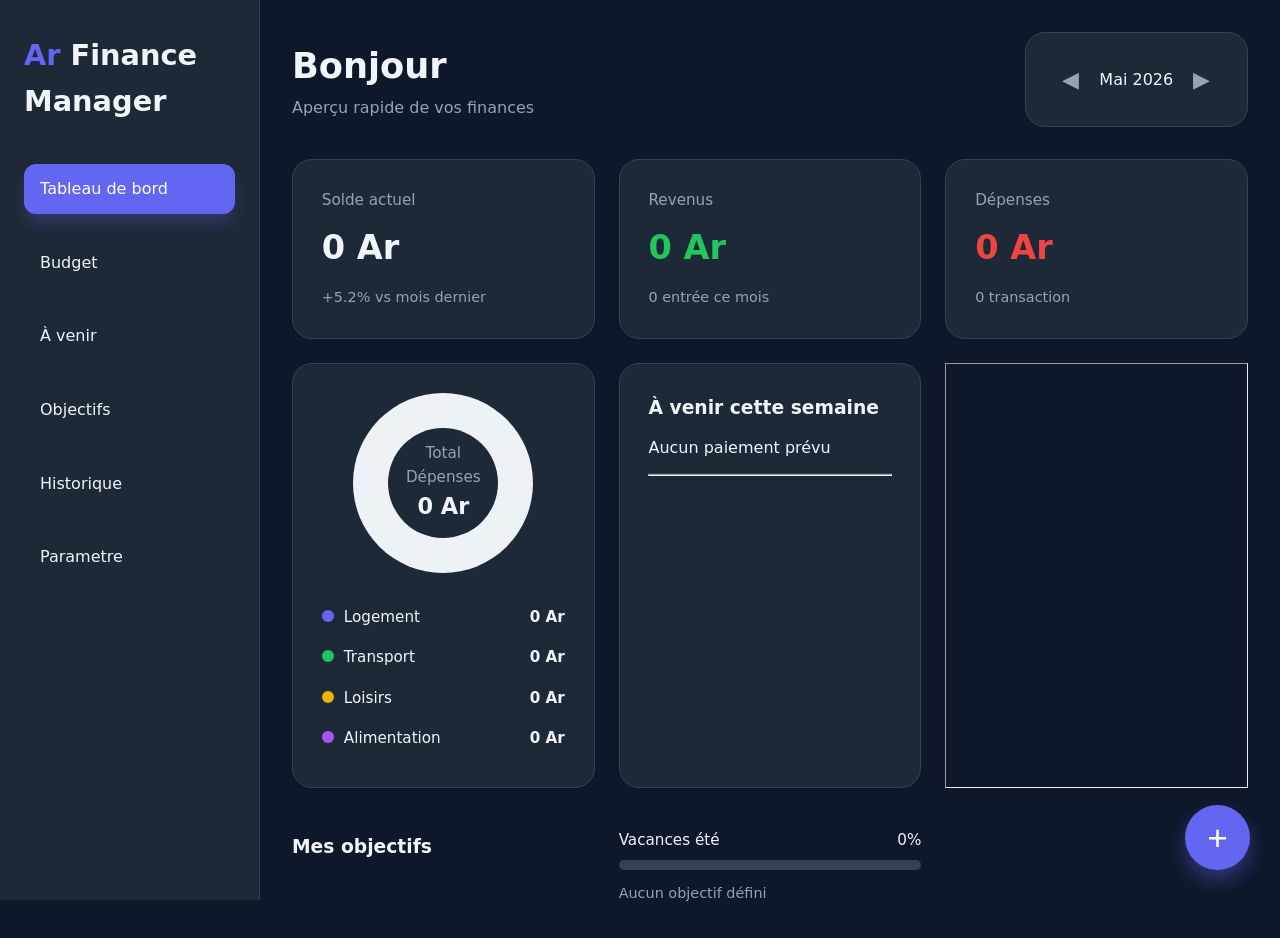
<file: Public/index.html>
<!DOCTYPE html>
<html lang="en">
<head>
    <meta charset="UTF-8">
    <meta name="viewport" content="width=device-width, initial-scale=1.0">
    <title>Finance Manager Dashboard</title>
    <link rel="stylesheet" href="./css/main.css">
</head>
<body>

<nav>
    <div class="logo"><span style="color:var(--primary)">Ar</span> Finance Manager</div>
    <a href="index.html" style="text-decoration: none; color: inherit;">
        <div class="nav-item active">Tableau de bord</div>
    </a>
    <a href="./Js/budget/budget.html" style="text-decoration: none; color: inherit;">
        <div class="nav-item">Budget</div>
    </a>
 <a href="./Js/avenir/avenir.html" style="text-decoration: none; color: inherit;">
    <div class="nav-item">À venir</div>
</a>
  <a href="./Js/goals/goal.html" style="text-decoration: none; color: inherit;">
        <div class="nav-item">Objectifs</div>
  </a>  
    <a href="./Js/history/history.html"  style="text-decoration: none; color: inherit;">
             <div class="nav-item">Historique</div>
    </a>
   <a href="../Public/Js/history/settings/setting.html" style="text-decoration: none; color: inherit;">
          <div class="nav-item">Parametre</div>
   </a>
</nav>

<main>
    <div class="header">
        <div>
            <h1 style="margin:0">Bonjour</h1>
            <p style="color:var(--text-muted)">Aperçu rapide de vos finances</p>
        </div>
        <div class="card date-selector">
            <button class="btn-prev">&#9664;</button>
            <span id="current-date" class="date-display">April 2026</span>
            <button class="btn-next">&#9654;</button>
        </div>
    </div>
    <div class="dashboard-grid">
        <div class="card">
            <div class="stat-label">Solde actuel</div>
            <span id="balance-value" class="stat-value">0 Ar</span>
            <div class="stat-sub text-success">+5.2% vs mois dernier</div>
        </div>
        <div class="card">
            <div class="stat-label">Revenus</div>
            <div id="income-value" class="stat-value text-success">0 Ar</div>
            <div id="income-count" class="stat-sub">0 entrée ce mois</div>
        </div>
        <div class="card">
            <div class="stat-label">Dépenses</div>
            <div id="expense-value" class="stat-value text-danger">0 Ar</div>
            <div id="expense-count" class="stat-sub">0 transaction</div>
        </div>
        
        <div class="card repartition-container">
            <div class="donut-chart" id="donut-gradient">
                <div class="donut-hole">
                    <span style="color:var(--text-muted)">Total Dépenses</span>
                    <span style="font-weight:bold" id="total-donut">0 Ar</span>
                </div>
            </div>
            <ul class="legend-list">
                <li class="legend-item"><span><span class="dot bg-primary"></span>Logement</span> <b id="val-logement">0 Ar</b></li>
                <li class="legend-item"><span><span class="dot bg-success"></span>Transport</span> <b id="val-transport">0 Ar</b></li>
                <li class="legend-item"><span><span class="dot bg-warning"></span>Loisirs</span> <b id="val-loisirs">0 Ar</b></li>
                <li class="legend-item"><span><span class="dot bg-purple"></span>Alimentation</span> <b id="val-alimentation">0 Ar</b></li>
            </ul>
        </div>

       <div class="card">
    <h3 class="section-title">À venir cette semaine</h3>
    <div id="upcoming-list"> <div class="upcoming-item">
            <span>Chargement...</span>
        </div>
    </div>
    <hr class="separator">
    </div>
            <hr class="separator">
            <h3 class="section-title" style="margin-top:20px">Mes objectifs</h3>
            <div class="progress-container">
                <div class="progress-info">
                    <span id="goal-name">Vacances été</span> 
                    <span id="goal-percentage">0%</span>
                </div>
                <div class="progress-bar">
                    <div id="goal-fill" class="progress-fill" style="width: 0%"></div>
                </div>
                <div class="stat-sub" id="goal-amount-status">0 Ar / 0 Ar</div>
            </div>
        </div>  
    </div>
</main>

<button class="btn-add">+</button>
<script src="./Js/main.js"></script>
</body>
</html>
</file>
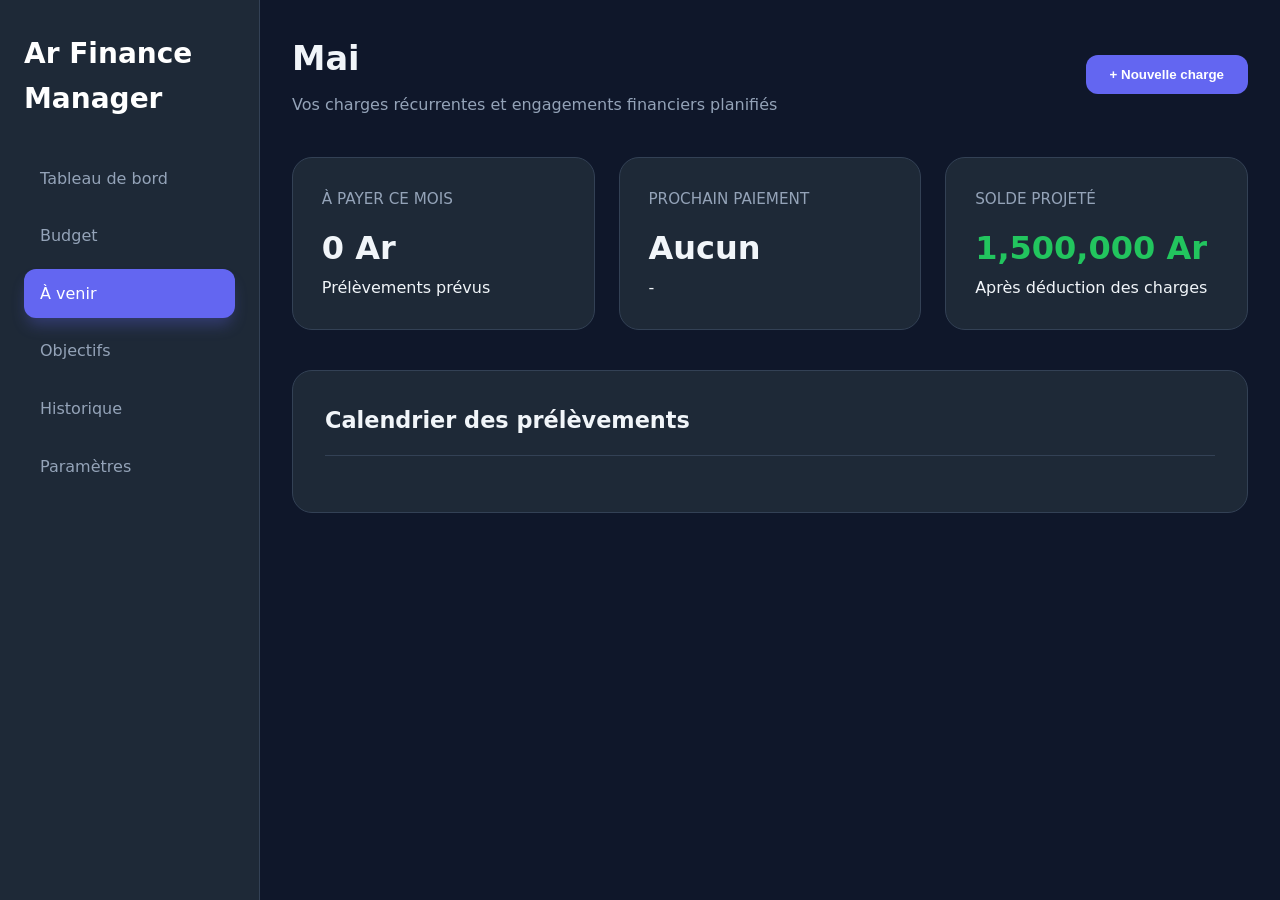
<file: Public/Js/avenir/avenir.html>
<!DOCTYPE html>
<html lang="en">
<head>
    <meta charset="UTF-8">
    <meta name="viewport" content="width=device-width, initial-scale=1.0">
    <title>Dépenses à venir - Ar Finance Manager</title>
    <link rel="stylesheet" href="avenir.css">
</head>
<body>

    <div class="app-container">
        <nav class="sidebar">
            <div class="logo">Ar Finance Manager</div>
            <ul class="nav-links">
                <li><a href="../../index.html">Tableau de bord</a></li>
                <li><a href="../budget/budget.html">Budget</a></li>
                <li class="active"><a href="./avenir.html">À venir</a></li>
                <li><a href="../goals/goal.html">Objectifs</a></li>
                <li><a href="../history/history.html">Historique</a></li>
                <li><a href="../history/settings/setting.html">Paramètres</a></li>
            </ul>
        </nav>

        <main class="main-content">
            <header class="header">
                <div>
                    <h1 id="current-date">Chargement...</h1>
                    <p class="subtitle">Vos charges récurrentes et engagements financiers planifiés</p>
                </div>
                <button class="btn-primary" id="btn-add-charge">+ Nouvelle charge</button>
            </header>

            <section class="stats-grid">
                <div class="stat-card">
                    <h3>À PAYER CE MOIS</h3>
                    <span id="total-to-pay" class="value">0 Ar</span>
                    <p class="details" id="count-to-pay">Prélèvements prévus</p>
                </div>
                <div class="stat-card">
                    <h3>PROCHAIN PAIEMENT</h3>
                    <p class="amount" id="next-payment-name">Aucun</p>
                    <p class="details" id="next-payment-date">-</p>
                </div>
                <div class="stat-card">
                    <h3>SOLDE PROJETÉ</h3>
                    <p class="amount success" id="projected-balance">0 Ar</p>
                    <p class="details">Après déduction des charges</p>
                </div>
            </section>

            <section class="timeline-container">
                <div class="timeline-header">
                    <h2>Calendrier des prélèvements</h2>
                </div>
                <div class="timeline-list" id="upcoming-list"></div>
            </section>
        </main>
    </div>

    <div id="modal-container" class="modal-overlay">
        <div class="modal-card">
            <h2>Nouvelle Charge</h2>
            
            <div class="input-group">
                <label>Titre de l'avenir</label>
                <input type="text" id="in-title" placeholder="Ex: Loyer, Canal+">
            </div>

            <div class="input-group">
                <label>Montant (Ar)</label>
                <input type="number" id="in-amount" placeholder="0">
            </div>

            <div class="input-group">
                <label>Catégorie</label>
                <input type="text" id="in-category" placeholder="Ex: Maison, Loisirs">
            </div>

            <div class="modal-footer">
                <button class="btn-secondary" id="btn-modal-close">Annuler</button>
                <button class="btn-primary" id="btn-modal-save" style="flex:2">Enregistrer</button>
            </div>
        </div>
    </div>

    <script src="avnir.js"></script>
</body>
</html>
</file>
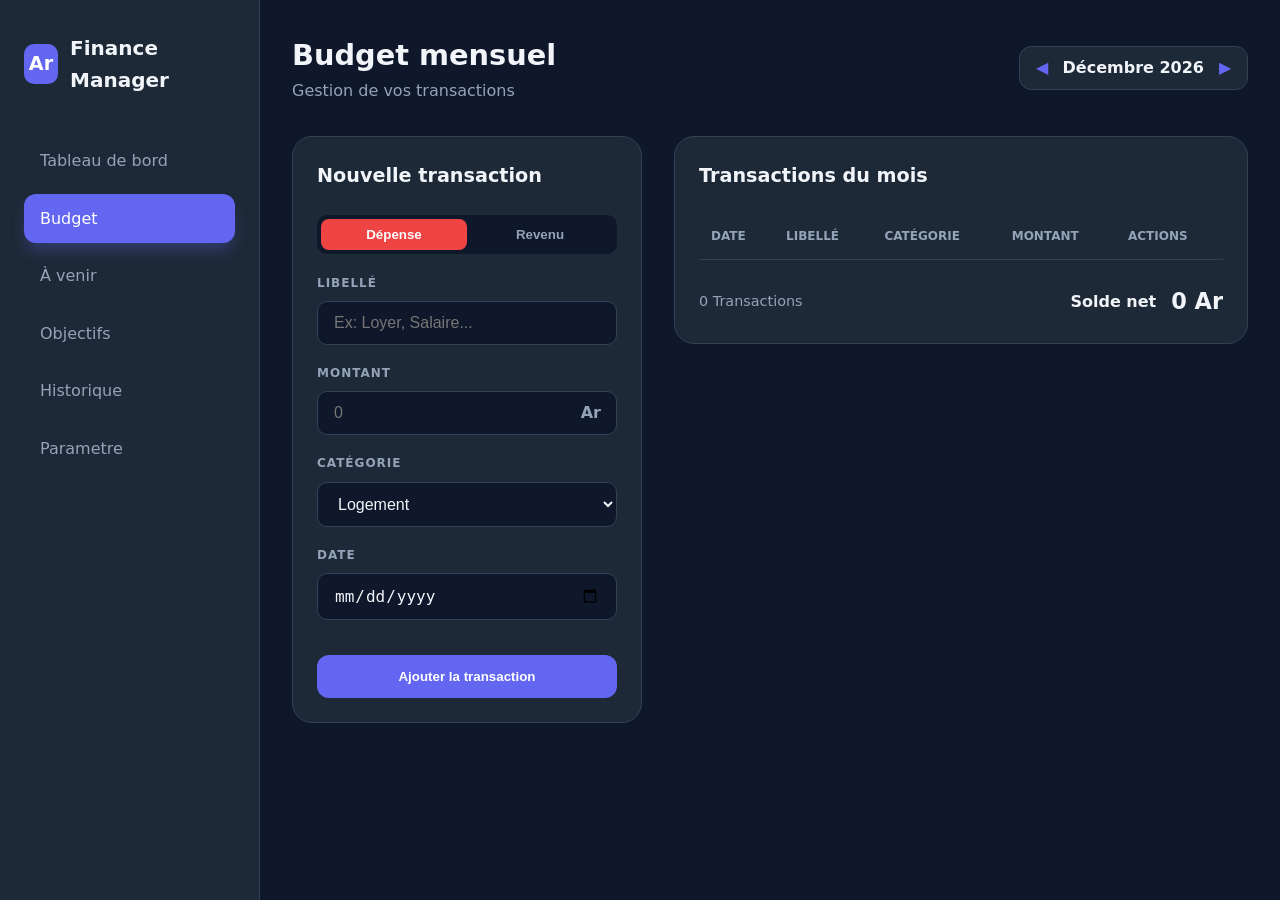
<file: Public/Js/budget/budget.html>
<!DOCTYPE html>
<html lang="en">
<head>
    <meta charset="UTF-8">
    <meta name="viewport" content="width=device-width, initial-scale=1.0">
    <title>Finance Manager - Budget</title>
    <link rel="stylesheet" href="style.css">
</head>
<body>
    <div class="app-container">
        <aside class="sidebar">
            <div class="logo-area">
                <div class="logo-icon">Ar</div>
                <h1>Finance Manager</h1>
            </div>
            <nav class="menu">
                <a href="../../index.html">Tableau de bord</a>
                <a href="#" class="active">Budget</a>
                <a href="../avenir/avenir.html">À venir</a>
                <a href="../goals/goal.html">Objectifs</a>
                <a href="../history/history.html">Historique</a>
                <a href="../history/settings/setting.html">Parametre</a>
            </nav>
        </aside>

        <main class="main-content">
            <header class="header">
                <div class="header-titles">
                    <h2>Budget mensuel</h2>
                    <p id="header-subtitle">Gestion de vos transactions</p>
                </div>
                <div class="header-controls">
                    <div class="month-selector">
                        <button id="btn-prev">◀</button>
                        <span id="current-date">Avril</span>
                        <button id="btn-next">▶</button>
                    </div>
                </div>
            </header>

            <div class="dashboard-grid">
                <section class="card card-form">
                    <h3 id="form-title">Nouvelle transaction</h3>
                    <div class="form-group">
                        <div class="type-switcher">
                            <button id="type-expense" class="active">Dépense</button>
                            <button id="type-income">Revenu</button>
                        </div>
                    </div>
                    
                    <div class="form-group">
                        <label>LIBELLÉ</label>
                        <input type="text" id="input-libelle" placeholder="Ex: Loyer, Salaire...">
                    </div>

                    <div class="form-group">
                        <label>MONTANT</label>
                        <div class="input-with-unit">
                            <input type="number" id="input-montant" placeholder="0">
                            <span>Ar</span>
                        </div>
                    </div>

                    <div class="form-group">
                        <label>CATÉGORIE</label>
                        <select id="input-categorie">
                            <option value="Logement">Logement</option>
                            <option value="Transport">Transport</option>
                            <option value="Alimentation">Alimentation</option>
                            <option value="Loisirs">Loisirs</option>
                            <option value="Autre">Autre</option>
                        </select>
                    </div>

                    <div class="form-group">
                        <label>DATE</label>
                        <input type="date" id="input-date">
                    </div>

                    <input type="hidden" id="edit-id" value="">
                    <button id="btn-submit" class="btn-submit">Ajouter la transaction</button>
                </section>

                <section class="card card-list">
                    <h3>Transactions du mois</h3>
                    <table class="transaction-table">
                        <thead>
                            <tr>
                                <th>DATE</th>
                                <th>LIBELLÉ</th>
                                <th>CATÉGORIE</th>
                                <th class="text-right">MONTANT</th>
                                <th class="text-right">ACTIONS</th>
                            </tr>
                        </thead>
                        <tbody id="transactions-list">
                            </tbody>
                    </table>
                    <div class="table-footer">
                        <span id="transaction-count">0 entrées</span>
                        <div class="total-line">
                            <span class="label">Solde net</span>
                            <span id="solde-net" class="value">+0 Ar</span>
                        </div>
                    </div>  
                </section>
            </div>
        </main>
    </div>

    <script src="budget.js"></script>
</body>
</html>
</file>
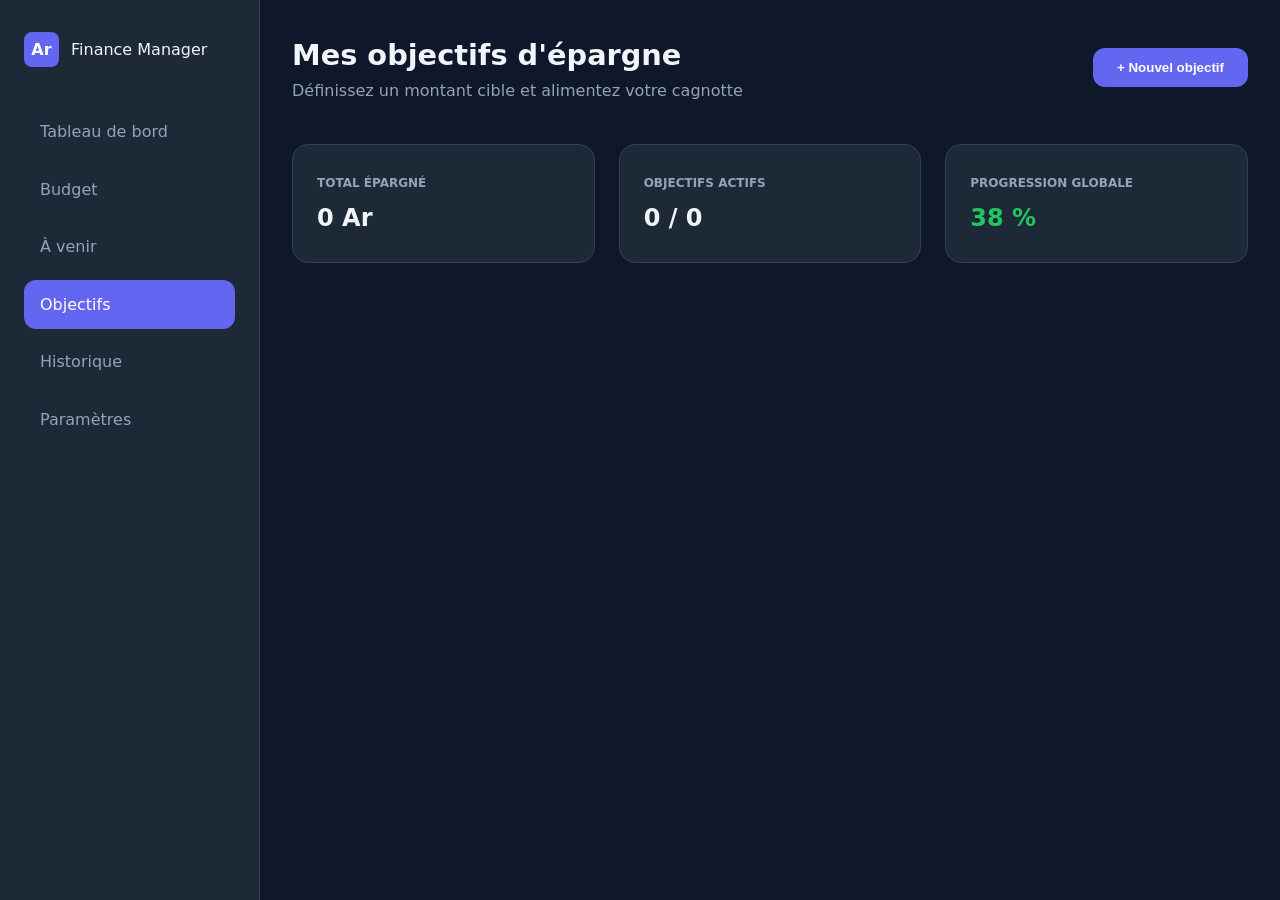
<file: Public/Js/goals/goal.html>
<!DOCTYPE html>
<html lang="en">
<head>
    <meta charset="UTF-8">
    <meta name="viewport" content="width=device-width, initial-scale=1.0">
    <title>Ar Finance - Objectifs d'épargne</title>
    <link rel="stylesheet" href="goal.css">
   
</head>
<body>

    <div class="app-container">
        <aside class="sidebar">
            <div class="brand">
                <div class="logo">Ar</div>
                <span>Finance Manager</span>
            </div>
            <nav class="menu">
                <a href="../../index.html" class="menu-item">Tableau de bord</a>
                <a href="../budget/budget.html" class="menu-item">Budget</a>
                <a href="../avenir/avenir.html" class="menu-item">À venir</a>
                <a href="../goals/goal.html" class="menu-item active">Objectifs</a>
                <a href="../history/history.html" class="menu-item">Historique</a>
                <a href="../history/settings/setting.html" class="menu-item">Paramètres</a>
            </nav>
        </aside>

        <main class="main-content">
            <header class="header">
                <div class="header-text">
                    <h1>Mes objectifs d'épargne</h1>
                    <p>Définissez un montant cible et alimentez votre cagnotte</p>
                </div>
                <button class="btn-primary" id="btn-new-goal">+ Nouvel objectif</button>
            </header>

            <section class="stats-summary">
                <div class="stat-card">
                    <span class="label">TOTAL ÉPARGNÉ</span>
                    <div class="value" id="global-total-saved">4 470 000 Ar</div>
                </div>
                <div class="stat-card">
                    <span class="label">OBJECTIFS ACTIFS</span>
                    <div class="value" id="active-goals-count">3 / 4</div>
                </div>
                <div class="stat-card">
                    <span class="label">PROGRESSION GLOBALE</span>
                    <div class="value text-success" id="global-progress-percent">38 %</div>
                </div>
            </section>

            <section class="goals-grid" id="goals-container">
                
                <div class="goal-card" id="goal-vacances">
                    <div class="goal-header">
                        <h3>Vacances été 2026</h3>
                        <span class="deadline">Échéance : 01 juillet</span>
                    </div>
                    <div class="goal-body">
                        <div class="progress-circle-container">
                            <svg class="progress-ring" width="80" height="80">
                                <circle class="progress-ring-bg" stroke="#f1f5f9" stroke-width="8" fill="transparent" r="32" cx="40" cy="40"/>
                                <circle class="progress-ring-bar" stroke="#4361ee" stroke-width="8" stroke-dasharray="201" stroke-dashoffset="76" fill="transparent" r="32" cx="40" cy="40"/>
                            </svg>
                            <span class="percent">62%</span>
                        </div>
                        <div class="goal-details">
                            <span class="label">ÉPARGNÉ</span>
                            <div class="amount">1 550 000 Ar</div>
                            <span class="target">sur 2 500 000 Ar (objectif)</span>
                            <span class="monthly-add text-success">+ 200 000 Ar ce mois</span>
                        </div>
                        <button class="btn-add-money">+ 100 000 Ar</button>
                    </div>
                </div>

                <div class="goal-card" id="goal-pc">
                    <div class="goal-header">
                        <h3>Nouvel ordinateur</h3>
                        <span class="deadline">Échéance : 01 décembre</span>
                    </div>
                    <div class="goal-body">
                        <div class="progress-circle-container">
                            <svg class="progress-ring" width="80" height="80">
                                <circle class="progress-ring-bg" stroke="#f1f5f9" stroke-width="8" fill="transparent" r="32" cx="40" cy="40"/>
                                <circle class="progress-ring-bar" stroke="#2ec4b6" stroke-width="8" stroke-dasharray="201" stroke-dashoffset="144" fill="transparent" r="32" cx="40" cy="40"/>
                            </svg>
                            <span class="percent">28%</span>
                        </div>
                        <div class="goal-details">
                            <span class="label">ÉPARGNÉ</span>
                            <div class="amount">1 120 000 Ar</div>
                            <span class="target">sur 4 000 000 Ar (objectif)</span>
                            <span class="monthly-add text-success">+ 160 000 Ar ce mois</span>
                        </div>
                        <button class="btn-add-money">+ 100 000 Ar</button>
                    </div>
                </div>

              

            </section>
        </main>
    </div>

    <div class="modal-overlay" id="modal-goal">
        <div class="modal">
            <div class="modal-header">
                <h2>Nouvel objectif</h2>
                <button class="close-btn">&times;</button>
            </div>
            <form id="form-goal">
                <div class="form-group">
                    <label>Nom de l'objectif</label>
                    <input type="text" id="goal-name" placeholder="Ex: Voyage, Voiture...">
                </div>
                <div class="form-row">
                    <div class="form-group">
                        <label>Montant cible (Ar)</label>
                        <input type="number" id="goal-target-amount">
                    </div>
                    <div class="form-group">
                        <label>Échéance</label>
                        <input type="date" id="goal-date">
                    </div>
                </div>
                <div class="modal-footer">
                    <button type="button" class="btn-secondary" id="btn-cancel">Annuler</button>
                    <button type="submit" class="btn-primary">Créer l'objectif</button>
                </div>
            </form>
        </div>
    </div>
</body>
<script src="goal.js"></script>
</html>
</file>
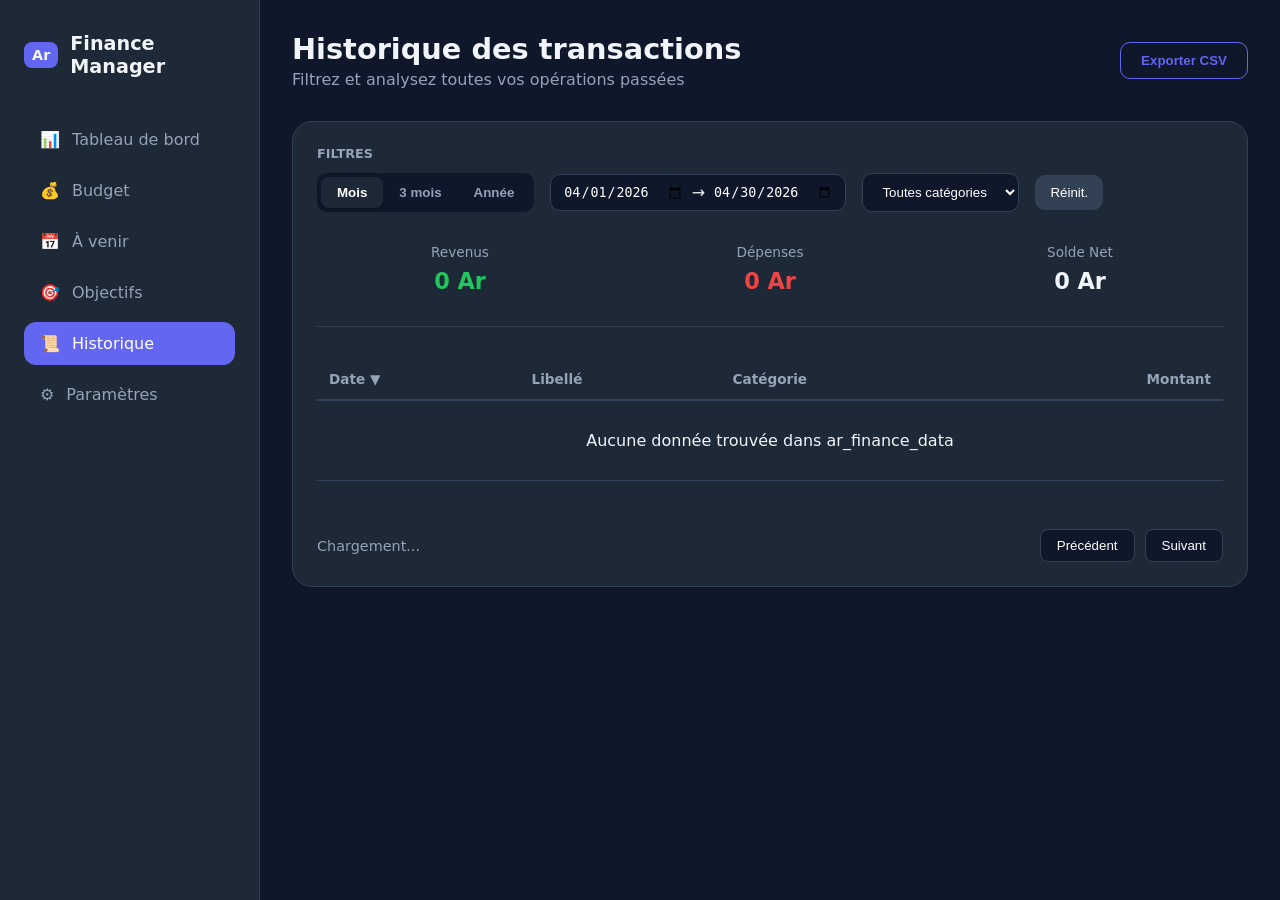
<file: Public/Js/history/history.html>
<!DOCTYPE html>
<html lang="en">
<head>
    <meta charset="UTF-8">
    <meta name="viewport" content="width=device-width, initial-scale=1.0">
    <title>Finance Manager - Historique</title>
    <link rel="stylesheet" href="history.css">
</head>
<body>

    <aside class="sidebar">
        <div class="logo">
            <div class="logo-icon">Ar</div>
            Finance Manager
        </div>
        <ul class="nav-menu">
            <a href="../../index.html">
                    <li class="nav-item" id="nav-dashboard"><span class="nav-icon">📊</span> Tableau de bord</li>
            </a>
           <a href="../budget/budget.html">
                    <li class="nav-item" id="nav-budget"><span class="nav-icon">💰</span> Budget</li>
           </a>
            <a href="../avenir/avenir.html">
                    <li class="nav-item" id="nav-upcoming"><span class="nav-icon">📅</span> À venir</li>
            </a>
            <a href="../goals/goal.html">
                    <li class="nav-item" id="nav-goals"><span class="nav-icon">🎯</span> Objectifs</li>
            </a>
            
            <li class="nav-item active" id="nav-history"><span class="nav-icon">📜</span> Historique</li>
            <a href="../history/settings/setting.html"">
                    <li class="nav-item" id="nav-settings"><span class="nav-icon">⚙️</span> Paramètres</li>
            </a>
            
            
        </ul>
    </aside>

    <main class="main-content">
        <header class="header-row">
            <div class="title-section">
                <h1>Historique des transactions</h1>
                <p>Filtrez et analysez toutes vos opérations passées</p>
            </div>
            <button id="btn-export-csv" class="btn-export">Exporter CSV</button>
        </header>

        <section class="content-card">
            <div class="filters-section">
                <span class="filters-label">Filtres</span>
                <div class="filter-controls">
                    <div class="period-toggle" id="period-selector">
                        <button class="toggle-btn active" data-period="month">Mois</button>
                        <button class="toggle-btn" data-period="3months">3 mois</button>
                        <button class="toggle-btn" data-period="year">Année</button>
                    </div>
                    
                    <div class="date-inputs">
                        <input type="date" id="date-start" value="2026-04-01">
                        <span>→</span>
                        <input type="date" id="date-end" value="2026-04-30">
                    </div>

                    <select id="filter-category" class="category-select">
                        <option value="all">Toutes catégories</option>
                        <option value="sante">Santé</option>
                        <option value="alimentation">Alimentation</option>
                        <option value="revenu">Revenus</option>
                        <option value="transport">Transport</option>
                    </li>
                    </select>

                    <button id="btn-reset-filters" class="btn-reset">Réinit.</button>
                </div>
            </div>

            <div class="stats-row">
                <div class="stat-item">
                    <div class="stat-label">Revenus</div>
                    <div id="stat-total-income" class="stat-value val-income">0 Ar</div>
                </div>
                <div class="stat-item">
                    <div class="stat-label">Dépenses</div>
                    <div id="stat-total-expense" class="stat-value val-expense">0 Ar</div>
                </div>
                <div class="stat-item">
                    <div class="stat-label">Solde Net</div>
                    <div id="stat-net-balance" class="stat-value">0 Ar</div>
                </div>
            </div>

           <table id="transactions-table">
    <thead>
        <tr>
            <th>Date ▼</th>
            <th>Libellé</th>
            <th>Catégorie</th>
            <th style="text-align:right">Montant</th>
        </tr>
    </thead>
    <tbody id="transactions-body"></tbody>
</table>

            <div class="pagination">
                <span id="pagination-info" class="page-info">Chargement...</span>
                <div class="page-btns">
                    <button id="btn-prev" class="btn-page">Précédent</button>
                    <button id="btn-next" class="btn-page btn-next">Suivant</button>
                </div>
            </div>
        </section>
    </main>

    <script src="history.js"></script>
</body>
</html>
</file>
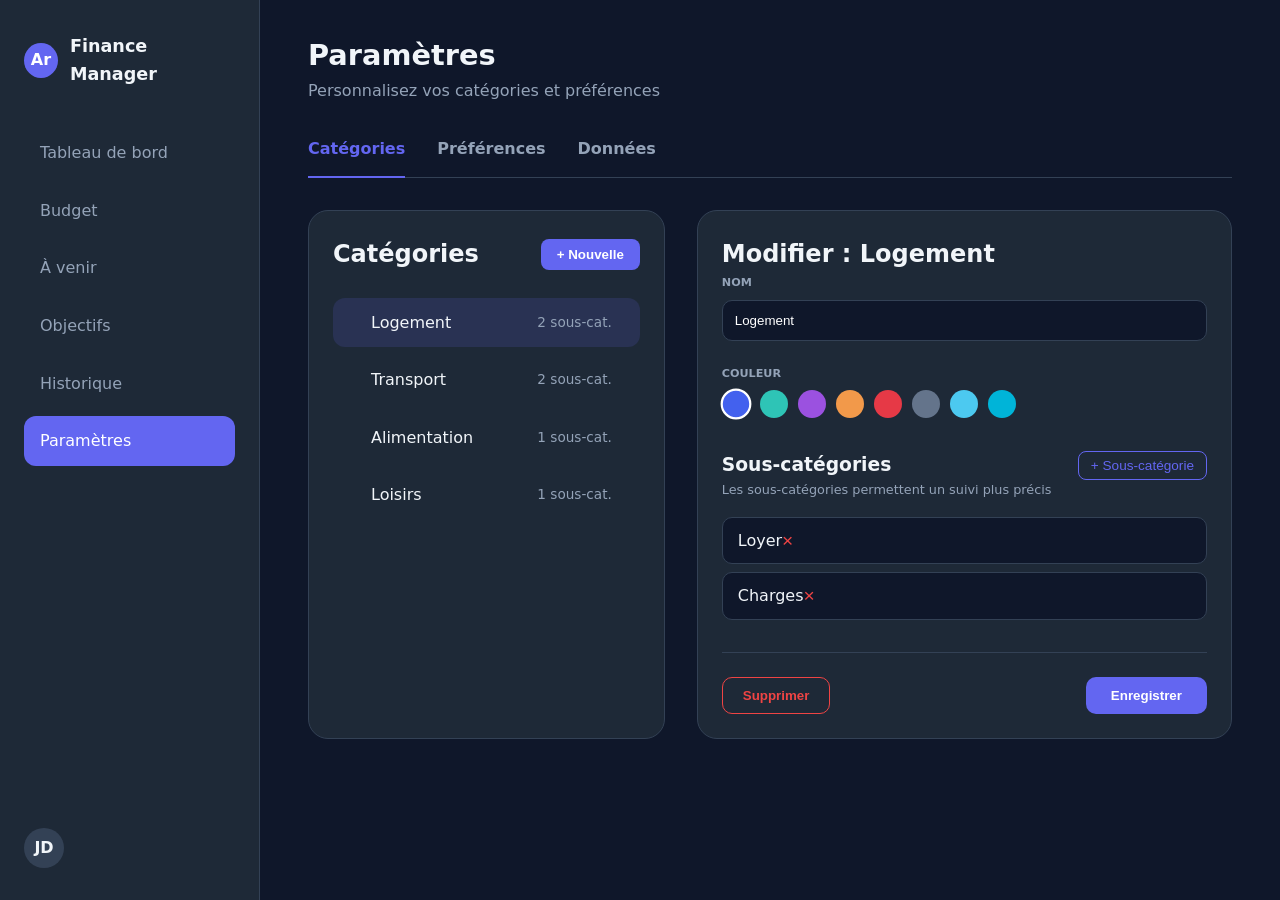
<file: Public/Js/history/settings/setting.html>
<!DOCTYPE html>
<html lang="en">
<head>
    <meta charset="UTF-8">
    <meta name="viewport" content="width=device-width, initial-scale=1.0">
    <title>Ar Finance Manager - Paramètres</title>
    <link rel="stylesheet" href="setting.css">
</head>
<body>

    <div class="app-container">
        <aside class="sidebar">
            <div class="brand">
                <div class="logo-circle">Ar</div>
                <span class="brand-name">Finance Manager</span>
            </div>
            <nav class="menu">
                <a href="../../../index.html" class="menu-item">Tableau de bord</a>
                <a href="../../budget/budget.html" class="menu-item">Budget</a>
                <a href="../../avenir/avenir.html" class="menu-item">À venir</a>
                <a href="../../goals/goal.html" class="menu-item">Objectifs</a>
                <a href="../../history/history.html" class="menu-item">Historique</a>
                <a href="#" class="menu-item active">Paramètres</a>
            </nav>
            <div class="user-avatar">JD</div>
        </aside>

        <main class="main-content">
            <header class="page-header">
                <h1>Paramètres</h1>
                <p>Personnalisez vos catégories et préférences</p>
            </header>

            <nav class="tabs">
                <a href="#" class="tab-item active">Catégories</a>
                <a href="#" class="tab-item">Préférences</a>
                <a href="#" class="tab-item">Données</a>
            </nav>

            <div class="settings-grid">
                <section class="card category-list-card">
                    <div class="card-header">
                        <h2>Catégories</h2>
                        <button class="btn-new">+ Nouvelle</button>
                    </div>
                    <div class="category-items">
                        <div class="category-row active">
                            <span class="dot blue"></span>
                            <span class="cat-name">Logement</span>
                            <span class="sub-count">3 sous-cat.</span>
                            <span class="chevron">▶</span>
                        </div>
                        <div class="category-row">
                            <span class="dot green"></span>
                            <span class="cat-name">Transport</span>
                            <span class="sub-count">4 sous-cat.</span>
                            <span class="chevron">▶</span>
                        </div>
                        <div class="category-row">
                            <span class="dot purple"></span>
                            <span class="cat-name">Alimentation</span>
                            <span class="sub-count">2 sous-cat.</span>
                            <span class="chevron">▶</span>
                        </div>
                        <div class="category-row">
                            <span class="dot orange"></span>
                            <span class="cat-name">Loisirs</span>
                            <span class="sub-count">3 sous-cat.</span>
                            <span class="chevron">▶</span>
                        </div>
                        <div class="category-row">
                            <span class="dot gray"></span>
                            <span class="cat-name">Santé</span>
                            <span class="sub-count">2 sous-cat.</span>
                            <span class="chevron">▶</span>
                        </div>
                        <div class="category-row">
                            <span class="dot red"></span>
                            <span class="cat-name">Dette</span>
                            <span class="sub-count">1 sous-cat.</span>
                            <span class="chevron">▶</span>
                        </div>
                    </div>
                </section>

                <section class="card category-edit-card">
                    <h2>Modifier la catégorie</h2>
                    
                    <div class="form-group">
                        <label>NOM</label>
                        <input type="text" value="Logement" class="input-light">
                    </div>

                    <div class="form-group">
                        <label>COULEUR</label>
                        <div class="color-picker">
                            <div class="color-swatch blue active"></div>
                            <div class="color-swatch green"></div>
                            <div class="color-swatch purple"></div>
                            <div class="color-swatch orange"></div>
                            <div class="color-swatch red"></div>
                            <div class="color-swatch dark-gray"></div>
                            <div class="color-swatch light-blue"></div>
                            <div class="color-swatch cyan"></div>
                        </div>
                    </div>

                    <div class="sub-category-section">
                        <div class="sub-header">
                            <h3>Sous-catégories</h3>
                            <button class="btn-outline-blue">+ Sous-catégorie</button>
                        </div>
                        <p class="sub-hint">Les sous-catégories permettent un suivi plus précis</p>
                        
                        <div class="sub-cat-list">
                            <div class="sub-cat-item">
                                <span class="dot-small blue"></span>
                                <span class="sub-name">Loyer</span>
                                <div class="sub-actions">
                                    <button class="btn-text">Modifier</button>
                                    <button class="btn-delete-small">×</button>
                                </div>
                            </div>
                            <div class="sub-cat-item">
                                <span class="dot-small blue"></span>
                                <span class="sub-name">Charges (eau, électricité, gaz)</span>
                                <div class="sub-actions">
                                    <button class="btn-text">Modifier</button>
                                    <button class="btn-delete-small">×</button>
                                </div>
                            </div>
                            <div class="sub-cat-item">
                                <span class="dot-small blue"></span>
                                <span class="sub-name">Internet</span>
                                <div class="sub-actions">
                                    <button class="btn-text">Modifier</button>
                                    <button class="btn-delete-small">×</button>
                                </div>
                            </div>
                        </div>
                    </div>

                    <div class="card-footer">
                        <button class="btn-danger-outline">Supprimer</button>
                        <button class="btn-save">Enregistrer</button>
                    </div>
                </section>
            </div>
        </main>
    </div>

</body>
<script src="setting.js"></script>
</html>
</file>
<file: Public/css/main.css>
:root {
    --primary: #6366f1;
    --primary-dark: #4f46e5;
    --success: #22c55e;
    --danger: #ef4444;
    --warning: #eab308;
    --purple: #a855f7;
    
    --bg: #0f172a;
    --card-bg: #1e2937;
    --text: #f1f5f9;
    --text-muted: #94a3b8;
    --border: #334155;
}

* {
    margin: 0;
    padding: 0;
    box-sizing: border-box;
}

body {
    font-family: 'Segoe UI', system-ui, sans-serif;
    background: var(--bg);
    color: var(--text);
    line-height: 1.6;
    overflow-x: hidden;
}

/* ===================== NAV ===================== */
nav {
    position: fixed;
    left: 0;
    top: 0;
    bottom: 0;
    width: 260px;
    background: #1e2937;
    padding: 2rem 1.5rem;
    border-right: 1px solid var(--border);
    z-index: 100;
    display: flex;
    flex-direction: column;
    gap: 1.5rem;
}

.logo {
    font-size: 1.8rem;
    font-weight: 700;
    margin-bottom: 1rem;
}

.nav-item {
    padding: 12px 16px;
    border-radius: 12px;
    font-weight: 500;
    transition: all 0.3s ease;
    cursor: pointer;
}

.nav-item:hover {
    background: rgba(99, 102, 241, 0.15);
    color: var(--primary);
    transform: translateX(8px);
}

.nav-item.active {
    background: var(--primary);
    color: white;
    box-shadow: 0 10px 15px -3px rgba(99, 102, 241, 0.3);
}

/* ===================== MAIN ===================== */
main {
    margin-left: 260px;
    padding: 2rem;
    min-height: 100vh;
}

.header {
    display: flex;
    justify-content: space-between;
    align-items: center;
    margin-bottom: 2rem;
    flex-wrap: wrap;
    gap: 1rem;
}

h1 {
    font-size: 2.2rem;
    font-weight: 700;
}

.date-selector {
    display: flex;
    align-items: center;
    gap: 12px;
    background: var(--card-bg);
    padding: 10px 16px;
    border-radius: 12px;
    border: 1px solid var(--border);
}

.btn-prev, .btn-next {
    background: none;
    border: none;
    color: var(--text-muted);
    font-size: 1.4rem;
    cursor: pointer;
    padding: 4px 8px;
    border-radius: 8px;
    transition: 0.3s;
}

.btn-prev:hover, .btn-next:hover {
    background: rgba(255,255,255,0.1);
    color: var(--text);
}

/* ===================== GRID ===================== */
.dashboard-grid {
    display: grid;
    grid-template-columns: repeat(auto-fit, minmax(280px, 1fr));
    gap: 1.5rem;
}

/* Cards */
.card {
    background: var(--card-bg);
    border-radius: 20px;
    padding: 1.8rem;
    border: 1px solid var(--border);
    transition: transform 0.3s ease, box-shadow 0.3s ease;
}

.card:hover {
    transform: translateY(-8px);
    box-shadow: 0 20px 25px -5px rgba(0, 0, 0, 0.3);
}

/* Stats */
.stat-label {
    font-size: 0.95rem;
    color: var(--text-muted);
    margin-bottom: 8px;
}

.stat-value {
    font-size: 2.1rem;
    font-weight: 700;
    display: block;
}

.text-success { color: var(--success); }
.text-danger { color: var(--danger); }

.stat-sub {
    margin-top: 12px;
    font-size: 0.9rem;
    color: var(--text-muted);
}

/* Donut Chart */
.repartition-container {
    padding: 1.8rem;
}

.donut-chart {
    width: 180px;
    height: 180px;
    border-radius: 50%;
    background: conic-gradient(
        var(--primary) 0deg 90deg,
        var(--success) 90deg 160deg,
        var(--warning) 160deg 240deg,
        var(--purple) 240deg 360deg
    );
    margin: 0 auto 1.5rem;
    position: relative;
    display: flex;
    align-items: center;
    justify-content: center;
}

.donut-hole {
    width: 110px;
    height: 110px;
    background: var(--card-bg);
    border-radius: 50%;
    display: flex;
    flex-direction: column;
    align-items: center;
    justify-content: center;
    text-align: center;
    font-size: 0.95rem;
}

#total-donut {
    font-size: 1.4rem;
    color: var(--text);
}

/* Legend */
.legend-list {
    list-style: none;
    margin-top: 1rem;
}

.legend-item {
    display: flex;
    justify-content: space-between;
    align-items: center;
    padding: 8px 0;
    font-size: 0.95rem;
}

.dot {
    display: inline-block;
    width: 12px;
    height: 12px;
    border-radius: 50%;
    margin-right: 10px;
}

.bg-primary { background: var(--primary); }
.bg-success { background: var(--success); }
.bg-warning { background: var(--warning); }
.bg-purple { background: var(--purple); }

/* Progress Bar */
.progress-container {
    margin-top: 1rem;
}

.progress-info {
    display: flex;
    justify-content: space-between;
    margin-bottom: 8px;
    font-size: 0.95rem;
}

.progress-bar {
    height: 10px;
    background: var(--border);
    border-radius: 9999px;
    overflow: hidden;
}

.progress-fill {
    height: 100%;
    background: linear-gradient(90deg, var(--primary), var(--primary-dark));
    border-radius: 9999px;
    transition: width 0.6s ease;
}

/* Upcoming */
.upcoming-item {
    padding: 12px 0;
    border-bottom: 1px solid var(--border);
}

/* Add Button */
.btn-add {
    position: fixed;
    bottom: 30px;
    right: 30px;
    width: 65px;
    height: 65px;
    background: var(--primary);
    color: white;
    border: none;
    border-radius: 50%;
    font-size: 2.2rem;
    display: flex;
    align-items: center;
    justify-content: center;
    box-shadow: 0 10px 20px rgba(99, 102, 241, 0.4);
    cursor: pointer;
    transition: all 0.3s ease;
    z-index: 200;
}

.btn-add:hover {
    transform: scale(1.1) rotate(90deg);
    background: var(--primary-dark);
}

/* Responsive */
@media (max-width: 768px) {
    nav {
        width: 100%;
        height: auto;
        position: relative;
        flex-direction: row;
        flex-wrap: wrap;
        padding: 1rem;
    }
    
    main {
        margin-left: 0;
    }
}
</file>
<file: Public/Js/avenir/avenir.css>
:root {
    --primary: #6366f1;
    --primary-dark: #4f46e5;
    --success: #22c55e;
    --danger: #ef4444;
    --warning: #eab308;
    --purple: #a855f7;
    
    --bg: #0f172a;
    --card-bg: #1e2937;
    --text: #f1f5f9;
    --text-muted: #94a3b8;
    --border: #334155;
}

* {
    margin: 0;
    padding: 0;
    box-sizing: border-box;
}

body {
    font-family: 'Segoe UI', system-ui, sans-serif;
    background: var(--bg);
    color: var(--text);
    line-height: 1.6;
}

/* ===================== CONTAINER ===================== */
.app-container {
    display: flex;
    min-height: 100vh;
}

/* ===================== SIDEBAR ===================== */
.sidebar {
    width: 260px;
    background: #1e2937;
    padding: 2rem 1.5rem;
    border-right: 1px solid var(--border);
    flex-shrink: 0;
}

.logo {
    font-size: 1.75rem;
    font-weight: 700;
    margin-bottom: 2rem;
    color: white;
}

.nav-links {
    list-style: none;
}

.nav-links li {
    margin-bottom: 8px;
}

.nav-links a {
    display: block;
    padding: 12px 16px;
    color: var(--text-muted);
    text-decoration: none;
    border-radius: 12px;
    font-weight: 500;
    transition: all 0.3s ease;
}

.nav-links a:hover {
    background: rgba(99, 102, 241, 0.15);
    color: var(--primary);
}

.nav-links .active a {
    background: var(--primary);
    color: white;
    box-shadow: 0 10px 15px -3px rgba(99, 102, 241, 0.3);
}

/* ===================== MAIN CONTENT ===================== */
.main-content {
    flex: 1;
    padding: 2rem;
    overflow-y: auto;
}

.header {
    display: flex;
    justify-content: space-between;
    align-items: center;
    margin-bottom: 2.5rem;
    flex-wrap: wrap;
    gap: 1rem;
}

.header h1 {
    font-size: 2.1rem;
    font-weight: 700;
}

.subtitle {
    color: var(--text-muted);
    margin-top: 6px;
}

.btn-primary {
    background: var(--primary);
    color: white;
    border: none;
    padding: 12px 24px;
    border-radius: 12px;
    font-weight: 600;
    cursor: pointer;
    transition: all 0.3s ease;
}

.btn-primary:hover {
    background: var(--primary-dark);
    transform: translateY(-2px);
}

/* ===================== STATS GRID ===================== */
.stats-grid {
    display: grid;
    grid-template-columns: repeat(auto-fit, minmax(280px, 1fr));
    gap: 1.5rem;
    margin-bottom: 2.5rem;
}

.stat-card {
    background: var(--card-bg);
    border-radius: 20px;
    padding: 1.8rem;
    border: 1px solid var(--border);
    transition: transform 0.3s ease;
}

.stat-card:hover {
    transform: translateY(-6px);
}

.stat-card h3 {
    font-size: 0.95rem;
    color: var(--text-muted);
    margin-bottom: 12px;
    font-weight: 500;
}

.value, .amount {
    font-size: 2rem;
    font-weight: 700;
    display: block;
}

.success {
    color: var(--success);
}

/* ===================== TIMELINE ===================== */
.timeline-container {
    background: var(--card-bg);
    border-radius: 20px;
    padding: 2rem;
    border: 1px solid var(--border);
}

.timeline-header {
    margin-bottom: 1.5rem;
    border-bottom: 1px solid var(--border);
    padding-bottom: 1rem;
}

.timeline-header h2 {
    font-size: 1.4rem;
}

.timeline-list {
    display: flex;
    flex-direction: column;
    gap: 1rem;
}

/* Item Timeline */
.timeline-item {
    display: flex;
    align-items: center;
    gap: 1.2rem;
    padding: 1rem;
    background: rgba(15, 23, 42, 0.6);
    border-radius: 16px;
    border-left: 5px solid var(--primary);
    transition: all 0.3s ease;
}

.timeline-item:hover {
    transform: translateX(8px);
    background: rgba(99, 102, 241, 0.1);
}

.timeline-date {
    min-width: 90px;
    text-align: center;
    font-weight: 600;
    color: var(--text-muted);
}

.timeline-content {
    flex: 1;
}

.timeline-title {
    font-weight: 600;
    margin-bottom: 4px;
}

.timeline-category {
    font-size: 0.9rem;
    color: var(--text-muted);
}

.timeline-amount {
    font-weight: 700;
    font-size: 1.25rem;
}

/* ===================== MODAL ===================== */
.modal-overlay {
    position: fixed;
    top: 0;
    left: 0;
    width: 100%;
    height: 100%;
    background: rgba(0, 0, 0, 0.8);
    display: none;
    align-items: center;
    justify-content: center;
    z-index: 1000;
}

.modal-card {
    background: var(--card-bg);
    border-radius: 20px;
    width: 100%;
    max-width: 420px;
    padding: 2rem;
    border: 1px solid var(--border);
}

.modal-card h2 {
    margin-bottom: 1.5rem;
    font-size: 1.5rem;
}

.input-group {
    margin-bottom: 1.4rem;
}

.input-group label {
    display: block;
    margin-bottom: 8px;
    color: var(--text-muted);
    font-size: 0.95rem;
}

.input-group input {
    width: 100%;
    padding: 14px 16px;
    background: #0f172a;
    border: 1px solid var(--border);
    border-radius: 12px;
    color: var(--text);
    font-size: 1rem;
}

.input-group input:focus {
    outline: none;
    border-color: var(--primary);
    box-shadow: 0 0 0 3px rgba(99, 102, 241, 0.2);
}

.modal-footer {
    display: flex;
    gap: 12px;
    margin-top: 2rem;
}

.btn-secondary {
    background: transparent;
    color: var(--text-muted);
    border: 1px solid var(--border);
    padding: 12px 24px;
    border-radius: 12px;
    cursor: pointer;
    font-weight: 500;
}

.btn-secondary:hover {
    background: rgba(255,255,255,0.08);
}

/* ===================== RESPONSIVE ===================== */
@media (max-width: 768px) {
    .sidebar {
        width: 100%;
        height: auto;
        padding: 1rem;
        flex-direction: row;
    }
    
    .main-content {
        padding: 1.5rem;
    }
    
    .stats-grid {
        grid-template-columns: 1fr;
    }
}
</file>
<file: Public/Js/budget/style.css>
:root {
    --primary: #6366f1;
    --primary-dark: #4f46e5;
    --success: #22c55e;
    --danger: #ef4444;
    --warning: #eab308;
    --purple: #a855f7;
    
    --bg: #0f172a;
    --card-bg: #1e2937;
    --text: #f1f5f9;
    --text-muted: #94a3b8;
    --border: #334155;
}

* {
    margin: 0;
    padding: 0;
    box-sizing: border-box;
}

body {
    font-family: 'Segoe UI', system-ui, sans-serif;
    background: var(--bg);
    color: var(--text);
    line-height: 1.6;
    overflow-x: hidden;
}

/* ===================== LAYOUT ===================== */
.app-container {
    display: flex;
    min-height: 100vh;
}

.sidebar {
    width: 260px;
    background: var(--card-bg);
    padding: 2rem 1.5rem;
    border-right: 1px solid var(--border);
    flex-shrink: 0;
    display: flex;
    flex-direction: column;
}

.logo-area {
    display: flex;
    align-items: center;
    gap: 12px;
    margin-bottom: 2.5rem;
}

.logo-icon {
    background: var(--primary);
    color: white;
    width: 40px;
    height: 40px;
    display: flex;
    align-items: center;
    justify-content: center;
    border-radius: 10px;
    font-weight: bold;
    font-size: 1.2rem;
}

.logo-area h1 {
    font-size: 1.25rem;
    font-weight: 700;
}

.menu {
    display: flex;
    flex-direction: column;
    gap: 8px;
}

.menu a {
    display: block;
    padding: 12px 16px;
    color: var(--text-muted);
    text-decoration: none;
    border-radius: 12px;
    font-weight: 500;
    transition: all 0.3s ease;
}

.menu a:hover {
    background: rgba(99, 102, 241, 0.1);
    color: var(--primary);
}

.menu a.active {
    background: var(--primary);
    color: white;
    box-shadow: 0 10px 15px -3px rgba(99, 102, 241, 0.3);
}

/* ===================== MAIN CONTENT ===================== */
.main-content {
    flex: 1;
    padding: 2rem;
    max-width: 1400px;
    margin: 0 auto;
    width: 100%;
}

.header {
    display: flex;
    justify-content: space-between;
    align-items: center;
    margin-bottom: 2rem;
}

.header h2 {
    font-size: 1.8rem;
    font-weight: 700;
}

#header-subtitle {
    color: var(--text-muted);
}

/* Month Selector */
.month-selector {
    display: flex;
    align-items: center;
    background: var(--card-bg);
    padding: 8px 16px;
    border-radius: 12px;
    border: 1px solid var(--border);
    gap: 15px;
}

.month-selector button {
    background: transparent;
    border: none;
    color: var(--primary);
    cursor: pointer;
    font-size: 1rem;
}

#current-date {
    font-weight: 600;
    min-width: 80px;
    text-align: center;
}

/* ===================== GRID & CARDS ===================== */
.dashboard-grid {
    display: grid;
    grid-template-columns: 350px 1fr;
    gap: 2rem;
    align-items: start;
}

.card {
    background: var(--card-bg);
    border-radius: 20px;
    padding: 1.5rem;
    border: 1px solid var(--border);
}

.card h3 {
    margin-bottom: 1.5rem;
    font-size: 1.2rem;
    color: var(--text);
}

/* ===================== FORM ELEMENTS ===================== */
.form-group {
    margin-bottom: 1.2rem;
}

.form-group label {
    display: block;
    font-size: 0.75rem;
    font-weight: 700;
    color: var(--text-muted);
    margin-bottom: 8px;
    letter-spacing: 1px;
}

.type-switcher {
    display: grid;
    grid-template-columns: 1fr 1fr;
    background: var(--bg);
    padding: 4px;
    border-radius: 10px;
    margin-bottom: 1rem;
}

.type-switcher button {
    padding: 8px;
    border: none;
    border-radius: 8px;
    background: transparent;
    color: var(--text-muted);
    cursor: pointer;
    font-weight: 600;
    transition: all 0.3s;
}

.type-switcher button.active#type-expense {
    background: var(--danger);
    color: white;
}

.type-switcher button.active#type-income {
    background: var(--success);
    color: white;
}

input, select {
    width: 100%;
    padding: 12px 16px;
    background: var(--bg);
    border: 1px solid var(--border);
    border-radius: 10px;
    color: var(--text);
    font-size: 1rem;
}

.input-with-unit {
    position: relative;
    display: flex;
    align-items: center;
}

.input-with-unit span {
    position: absolute;
    right: 16px;
    color: var(--text-muted);
    font-weight: 600;
}

.btn-submit {
    width: 100%;
    padding: 14px;
    background: var(--primary);
    color: white;
    border: none;
    border-radius: 12px;
    font-weight: 600;
    cursor: pointer;
    margin-top: 1rem;
    transition: background 0.3s;
}

.btn-submit:hover {
    background: var(--primary-dark);
}

/* ===================== TABLE ===================== */
.transaction-table {
    width: 100%;
    border-collapse: collapse;
}

.transaction-table th {
    text-align: left;
    font-size: 0.75rem;
    color: var(--text-muted);
    padding: 12px;
    border-bottom: 1px solid var(--border);
}

.transaction-table td {
    padding: 16px 12px;
    border-bottom: 1px solid var(--border);
    font-size: 0.95rem;
}

.text-right { text-align: right; }

.amount-expense { color: var(--danger); font-weight: 600; }
.amount-income { color: var(--success); font-weight: 600; }

.btn-edit, .btn-delete {
    background: transparent;
    border: none;
    cursor: pointer;
    margin-left: 8px;
    font-size: 1rem;
}

/* ===================== FOOTER & TOTALS ===================== */
.table-footer {
    margin-top: 1.5rem;
    display: flex;
    justify-content: space-between;
    align-items: center;
}

#transaction-count {
    color: var(--text-muted);
    font-size: 0.9rem;
}

.total-line {
    display: flex;
    align-items: center;
    gap: 15px;
}

.total-line .label {
    font-weight: 600;
}

.total-line .value {
    font-size: 1.4rem;
    font-weight: 700;
}

/* ===================== RESPONSIVE ===================== */
@media (max-width: 1024px) {
    .dashboard-grid {
        grid-template-columns: 1fr;
    }
}

@media (max-width: 768px) {
    .app-container {
        flex-direction: column;
    }
    .sidebar {
        width: 100%;
        border-right: none;
        border-bottom: 1px solid var(--border);
    }
}
</file>
<file: Public/Js/goals/goal.css>
:root {
    --primary: #6366f1;
    --primary-dark: #4f46e5;
    --success: #22c55e;
    --danger: #ef4444;
    --bg: #0f172a;
    --card-bg: #1e2937;
    --text: #f1f5f9;
    --text-muted: #94a3b8;
    --border: #334155;
    --secondary-accent: #2ec4b6; /* Couleur pour le PC */
}

* {
    margin: 0;
    padding: 0;
    box-sizing: border-box;
}

body {
    font-family: 'Segoe UI', system-ui, sans-serif;
    background: var(--bg);
    color: var(--text);
    line-height: 1.6;
}

/* ===================== LAYOUT ===================== */
.app-container {
    display: flex;
    min-height: 100vh;
}

/* Sidebar (Identique au budget) */
.sidebar {
    width: 260px;
    background: var(--card-bg);
    padding: 2rem 1.5rem;
    border-right: 1px solid var(--border);
    flex-shrink: 0;
}

.brand {
    display: flex;
    align-items: center;
    gap: 12px;
    margin-bottom: 2.5rem;
}

.logo {
    background: var(--primary);
    color: white;
    width: 35px;
    height: 35px;
    display: flex;
    align-items: center;
    justify-content: center;
    border-radius: 8px;
    font-weight: bold;
}

.menu {
    display: flex;
    flex-direction: column;
    gap: 8px;
}

.menu-item {
    padding: 12px 16px;
    color: var(--text-muted);
    text-decoration: none;
    border-radius: 12px;
    transition: 0.3s;
}

.menu-item:hover, .menu-item.active {
    background: rgba(99, 102, 241, 0.15);
    color: var(--primary);
}

.menu-item.active {
    background: var(--primary);
    color: white;
}

/* ===================== MAIN CONTENT ===================== */
.main-content {
    flex: 1;
    padding: 2rem;
}

.header {
    display: flex;
    justify-content: space-between;
    align-items: center;
    margin-bottom: 2.5rem;
}

.header h1 { font-size: 1.8rem; }
.header p { color: var(--text-muted); }

.btn-primary {
    background: var(--primary);
    color: white;
    border: none;
    padding: 12px 24px;
    border-radius: 12px;
    cursor: pointer;
    font-weight: 600;
    transition: 0.3s;
}

.btn-primary:hover { background: var(--primary-dark); }

/* ===================== STATS SUMMARY ===================== */
.stats-summary {
    display: grid;
    grid-template-columns: repeat(auto-fit, minmax(200px, 1fr));
    gap: 1.5rem;
    margin-bottom: 3rem;
}

.stat-card {
    background: var(--card-bg);
    padding: 1.5rem;
    border-radius: 16px;
    border: 1px solid var(--border);
}

.stat-card .label {
    font-size: 0.75rem;
    color: var(--text-muted);
    font-weight: 700;
}

.stat-card .value {
    font-size: 1.5rem;
    font-weight: 700;
    margin-top: 5px;
}

.text-success { color: var(--success); }

/* ===================== GOALS GRID ===================== */
.goals-grid {
    display: grid;
    grid-template-columns: repeat(auto-fit, minmax(350px, 1fr));
    gap: 2rem;
}

.goal-card {
    background: var(--card-bg);
    border-radius: 20px;
    padding: 1.5rem;
    border: 1px solid var(--border);
    transition: transform 0.3s ease;
}

.goal-card:hover { transform: translateY(-5px); }

.goal-header {
    display: flex;
    justify-content: space-between;
    align-items: flex-start;
    margin-bottom: 1.5rem;
}

.goal-header h3 { font-size: 1.1rem; }
.deadline { font-size: 0.85rem; color: var(--text-muted); }

.goal-body {
    display: flex;
    align-items: center;
    gap: 1.5rem;
    position: relative;
}

/* Progress Ring SVG */
.progress-circle-container {
    position: relative;
    display: flex;
    align-items: center;
    justify-content: center;
}

.progress-ring-bg { stroke: var(--border); }
.progress-ring-bar {
    transition: stroke-dashoffset 0.5s ease;
    stroke-linecap: round;
    transform: rotate(-90deg);
    transform-origin: 50% 50%;
}

.percent {
    position: absolute;
    font-weight: 700;
    font-size: 0.9rem;
}

.goal-details {
    flex: 1;
}

.goal-details .amount {
    font-size: 1.3rem;
    font-weight: 700;
    display: block;
}

.goal-details .target {
    font-size: 0.85rem;
    color: var(--text-muted);
    display: block;
    margin-bottom: 5px;
}

.monthly-add { font-size: 0.8rem; font-weight: 600; }

.btn-add-money {
    background: rgba(99, 102, 241, 0.1);
    color: var(--primary);
    border: 1px solid var(--primary);
    padding: 8px 12px;
    border-radius: 8px;
    cursor: pointer;
    font-weight: 600;
    font-size: 0.8rem;
    white-space: nowrap;
}

.btn-add-money:hover {
    background: var(--primary);
    color: white;
}

/* ===================== MODAL ===================== */
.modal-overlay {
    position: fixed;
    inset: 0;
    background: rgba(0,0,0,0.7);
    display: none; /* Masqué par défaut */
    align-items: center;
    justify-content: center;
    backdrop-filter: blur(4px);
    z-index: 100;
}

.modal {
    background: var(--card-bg);
    width: 100%;
    max-width: 500px;
    border-radius: 20px;
    padding: 2rem;
    border: 1px solid var(--border);
}

.modal-header {
    display: flex;
    justify-content: space-between;
    margin-bottom: 1.5rem;
}

.close-btn {
    background: none;
    border: none;
    color: var(--text-muted);
    font-size: 1.5rem;
    cursor: pointer;
}

.form-group { margin-bottom: 1.2rem; }
.form-group label { display: block; font-size: 0.85rem; margin-bottom: 8px; color: var(--text-muted); }
.form-group input {
    width: 100%;
    padding: 12px;
    background: var(--bg);
    border: 1px solid var(--border);
    border-radius: 10px;
    color: white;
}

.form-row {
    display: grid;
    grid-template-columns: 1fr 1fr;
    gap: 1rem;
}

.modal-footer {
    display: flex;
    justify-content: flex-end;
    gap: 1rem;
    margin-top: 2rem;
}

.btn-secondary {
    background: transparent;
    border: 1px solid var(--border);
    color: var(--text);
    padding: 12px 20px;
    border-radius: 12px;
    cursor: pointer;
}
</file>
<file: Public/Js/history/history.css>
:root {
    --primary: #6366f1;
    --primary-dark: #4f46e5;
    --success: #22c55e;
    --danger: #ef4444;
    --bg: #0f172a;
    --card-bg: #1e2937;
    --text: #f1f5f9;
    --text-muted: #94a3b8;
    --border: #334155;
}

* {
    margin: 0;
    padding: 0;
    box-sizing: border-box;
}

body {
    font-family: 'Segoe UI', system-ui, sans-serif;
    background: var(--bg);
    color: var(--text);
    display: flex;
    min-height: 100vh;
}

/* ===================== SIDEBAR ===================== */
.sidebar {
    width: 260px;
    background: var(--card-bg);
    border-right: 1px solid var(--border);
    padding: 2rem 1.5rem;
    position: fixed;
    height: 100vh;
}

.logo {
    display: flex;
    align-items: center;
    gap: 12px;
    font-weight: 700;
    font-size: 1.2rem;
    margin-bottom: 2.5rem;
}

.logo-icon {
    background: var(--primary);
    padding: 5px 8px;
    border-radius: 8px;
    font-size: 0.9rem;
}

.nav-menu {
    list-style: none;
}

.nav-menu a {
    text-decoration: none;
    color: inherit;
}

.nav-item {
    display: flex;
    align-items: center;
    gap: 12px;
    padding: 12px 16px;
    border-radius: 12px;
    color: var(--text-muted);
    margin-bottom: 8px;
    transition: 0.3s;
    cursor: pointer;
}

.nav-item:hover {
    background: rgba(99, 102, 241, 0.1);
    color: var(--primary);
}

.nav-item.active {
    background: var(--primary);
    color: white;
}

/* ===================== MAIN CONTENT ===================== */
.main-content {
    margin-left: 260px;
    flex: 1;
    padding: 2rem;
    max-width: 1200px;
}

.header-row {
    display: flex;
    justify-content: space-between;
    align-items: center;
    margin-bottom: 2rem;
}

.title-section h1 { font-size: 1.8rem; margin-bottom: 4px; }
.title-section p { color: var(--text-muted); }

.btn-export {
    background: transparent;
    border: 1px solid var(--primary);
    color: var(--primary);
    padding: 10px 20px;
    border-radius: 10px;
    font-weight: 600;
    cursor: pointer;
    transition: 0.3s;
}

.btn-export:hover {
    background: var(--primary);
    color: white;
}

/* ===================== FILTERS SECTION ===================== */
.content-card {
    background: var(--card-bg);
    border-radius: 20px;
    border: 1px solid var(--border);
    padding: 1.5rem;
}

.filters-section {
    margin-bottom: 2rem;
}

.filters-label {
    display: block;
    font-size: 0.8rem;
    font-weight: 700;
    text-transform: uppercase;
    color: var(--text-muted);
    margin-bottom: 12px;
}

.filter-controls {
    display: flex;
    flex-wrap: wrap;
    gap: 1rem;
    align-items: center;
}

/* Toggle Buttons */
.period-toggle {
    background: var(--bg);
    padding: 4px;
    border-radius: 10px;
    display: flex;
}

.toggle-btn {
    background: transparent;
    border: none;
    color: var(--text-muted);
    padding: 8px 16px;
    border-radius: 8px;
    cursor: pointer;
    font-weight: 600;
}

.toggle-btn.active {
    background: var(--card-bg);
    color: white;
    box-shadow: 0 2px 4px rgba(0,0,0,0.2);
}

/* Inputs */
.date-inputs {
    display: flex;
    align-items: center;
    gap: 8px;
    background: var(--bg);
    padding: 8px 12px;
    border-radius: 10px;
    border: 1px solid var(--border);
}

.date-inputs input, .category-select {
    background: transparent;
    border: none;
    color: white;
    outline: none;
}

.category-select {
    background: var(--bg);
    padding: 10px 15px;
    border-radius: 10px;
    border: 1px solid var(--border);
    color: white;
}

.btn-reset {
    background: #334155;
    color: white;
    border: none;
    padding: 10px 15px;
    border-radius: 10px;
    cursor: pointer;
}

/* ===================== STATS ROW ===================== */
.stats-row {
    display: grid;
    grid-template-columns: repeat(3, 1fr);
    gap: 1.5rem;
    margin-bottom: 2rem;
    padding-bottom: 2rem;
    border-bottom: 1px solid var(--border);
}

.stat-item {
    text-align: center;
}

.stat-label {
    font-size: 0.85rem;
    color: var(--text-muted);
    margin-bottom: 8px;
}

.stat-value {
    font-size: 1.4rem;
    font-weight: 700;
}

.val-income { color: var(--success); }
.val-expense { color: var(--danger); }

/* ===================== TABLE ===================== */
#transactions-table {
    width: 100%;
    border-collapse: collapse;
    margin-bottom: 2rem;
}

#transactions-table th {
    text-align: left;
    padding: 12px;
    color: var(--text-muted);
    font-size: 0.85rem;
    border-bottom: 2px solid var(--border);
}

#transactions-table td {
    padding: 16px 12px;
    border-bottom: 1px solid var(--border);
}

#transactions-table tr:hover {
    background: rgba(255, 255, 255, 0.02);
}

/* ===================== PAGINATION ===================== */
.pagination {
    display: flex;
    justify-content: space-between;
    align-items: center;
    padding-top: 1rem;
}

.page-info {
    color: var(--text-muted);
    font-size: 0.9rem;
}

.page-btns {
    display: flex;
    gap: 10px;
}

.btn-page {
    background: var(--bg);
    border: 1px solid var(--border);
    color: white;
    padding: 8px 16px;
    border-radius: 8px;
    cursor: pointer;
}

.btn-page:hover:not(:disabled) {
    border-color: var(--primary);
}

.btn-page:disabled {
    opacity: 0.5;
    cursor: not-allowed;
}

/* Responsivité */
@media (max-width: 1024px) {
    .stats-row { grid-template-columns: 1fr; gap: 1rem; text-align: left; }
    .stat-item { display: flex; justify-content: space-between; align-items: center; }
}

@media (max-width: 768px) {
    .sidebar { display: none; }
    .main-content { margin-left: 0; }
    .filter-controls { flex-direction: column; align-items: stretch; }
}
</file>
<file: Public/Js/history/settings/setting.css>
:root {
    --primary: #6366f1;
    --primary-dark: #4f46e5;
    --success: #22c55e;
    --danger: #ef4444;
    --warning: #eab308;
    --purple: #a855f7;
    
    --bg: #0f172a;
    --card-bg: #1e2937;
    --text: #f1f5f9;
    --text-muted: #94a3b8;
    --border: #334155;
    
    /* Couleurs spécifiques aux catégories */
    --cat-blue: #4361ee;
    --cat-green: #2ec4b6;
    --cat-purple: #9b51e0;
    --cat-orange: #f2994a;
    --cat-red: #e63946;
    --cat-gray: #64748b;
    --cat-cyan: #00b4d8;
}

* {
    margin: 0;
    padding: 0;
    box-sizing: border-box;
}

body {
    font-family: 'Segoe UI', system-ui, sans-serif;
    background: var(--bg);
    color: var(--text);
    line-height: 1.6;
}

/* ===================== LAYOUT ===================== */
.app-container {
    display: flex;
    min-height: 100vh;
}

.sidebar {
    width: 260px;
    background: var(--card-bg);
    padding: 2rem 1.5rem;
    border-right: 1px solid var(--border);
    flex-shrink: 0;
    display: flex;
    flex-direction: column;
}

.brand {
    display: flex;
    align-items: center;
    gap: 12px;
    margin-bottom: 2.5rem;
}

.logo-circle {
    background: var(--primary);
    color: white;
    width: 35px;
    height: 35px;
    display: flex;
    align-items: center;
    justify-content: center;
    border-radius: 50%;
    font-weight: bold;
}

.brand-name {
    font-weight: 700;
    font-size: 1.1rem;
}

.menu {
    display: flex;
    flex-direction: column;
    gap: 8px;
    flex: 1;
}

.menu-item {
    padding: 12px 16px;
    color: var(--text-muted);
    text-decoration: none;
    border-radius: 12px;
    transition: 0.3s;
}

.menu-item:hover, .menu-item.active {
    background: rgba(99, 102, 241, 0.1);
    color: var(--primary);
}

.menu-item.active {
    background: var(--primary);
    color: white;
}

.user-avatar {
    width: 40px;
    height: 40px;
    background: var(--border);
    border-radius: 50%;
    display: flex;
    align-items: center;
    justify-content: center;
    font-weight: bold;
    margin-top: 20px;
}

/* ===================== MAIN CONTENT ===================== */
.main-content {
    flex: 1;
    padding: 2rem 3rem;
}

.page-header {
    margin-bottom: 2rem;
}

.page-header h1 { font-size: 1.8rem; }
.page-header p { color: var(--text-muted); }

/* TABS */
.tabs {
    display: flex;
    gap: 2rem;
    border-bottom: 1px solid var(--border);
    margin-bottom: 2rem;
}

.tab-item {
    padding-bottom: 1rem;
    text-decoration: none;
    color: var(--text-muted);
    font-weight: 600;
    position: relative;
}

.tab-item.active {
    color: var(--primary);
}

.tab-item.active::after {
    content: '';
    position: absolute;
    bottom: -1px;
    left: 0;
    width: 100%;
    height: 2px;
    background: var(--primary);
}

/* GRID */
.settings-grid {
    display: grid;
    grid-template-columns: 1fr 1.5fr;
    gap: 2rem;
}

.card {
    background: var(--card-bg);
    border-radius: 20px;
    padding: 1.5rem;
    border: 1px solid var(--border);
}

/* CATEGORY LIST */
.card-header {
    display: flex;
    justify-content: space-between;
    align-items: center;
    margin-bottom: 1.5rem;
}

.btn-new {
    background: var(--primary);
    color: white;
    border: none;
    padding: 8px 16px;
    border-radius: 8px;
    cursor: pointer;
    font-weight: 600;
}

.category-row {
    display: flex;
    align-items: center;
    padding: 12px 16px;
    border-radius: 12px;
    cursor: pointer;
    margin-bottom: 8px;
    transition: 0.2s;
}

.category-row:hover { background: rgba(255,255,255,0.03); }
.category-row.active { background: rgba(99, 102, 241, 0.15); }

.dot { width: 10px; height: 10px; border-radius: 50%; margin-right: 12px; }
.dot.blue { background: var(--cat-blue); }
.dot.green { background: var(--cat-green); }
.dot.purple { background: var(--cat-purple); }
.dot.orange { background: var(--cat-orange); }
.dot.red { background: var(--cat-red); }
.dot.gray { background: var(--cat-gray); }

.cat-name { flex: 1; font-weight: 500; }
.sub-count { font-size: 0.85rem; color: var(--text-muted); margin-right: 12px; }
.chevron { font-size: 0.7rem; color: var(--text-muted); }

/* EDIT CARD */
.form-group { margin-bottom: 1.5rem; }
.form-group label { display: block; font-size: 0.7rem; font-weight: 800; color: var(--text-muted); margin-bottom: 8px; }

.input-light {
    width: 100%;
    padding: 12px;
    background: var(--bg);
    border: 1px solid var(--border);
    border-radius: 10px;
    color: white;
}

.color-picker {
    display: flex;
    gap: 10px;
    flex-wrap: wrap;
}

.color-swatch {
    width: 28px;
    height: 28px;
    border-radius: 50%;
    cursor: pointer;
    border: 2px solid transparent;
}

.color-swatch.active { border-color: white; transform: scale(1.1); }
.color-swatch.blue { background: var(--cat-blue); }
.color-swatch.green { background: var(--cat-green); }
.color-swatch.purple { background: var(--cat-purple); }
.color-swatch.orange { background: var(--cat-orange); }
.color-swatch.red { background: var(--cat-red); }
.color-swatch.dark-gray { background: var(--cat-gray); }
.color-swatch.light-blue { background: #4cc9f0; }
.color-swatch.cyan { background: var(--cat-cyan); }

/* SUB CATEGORIES */
.sub-header { display: flex; justify-content: space-between; align-items: center; margin-top: 2rem; }
.btn-outline-blue {
    background: transparent;
    border: 1px solid var(--primary);
    color: var(--primary);
    padding: 6px 12px;
    border-radius: 8px;
    cursor: pointer;
    font-size: 0.85rem;
}

.sub-hint { font-size: 0.8rem; color: var(--text-muted); margin-bottom: 1rem; }

.sub-cat-item {
    display: flex;
    align-items: center;
    padding: 10px 15px;
    background: var(--bg);
    border: 1px solid var(--border);
    border-radius: 10px;
    margin-bottom: 8px;
}

.dot-small { width: 6px; height: 6px; border-radius: 50%; margin-right: 12px; }
.sub-name { flex: 1; font-size: 0.9rem; }

.btn-text { background: none; border: none; color: var(--text-muted); cursor: pointer; font-size: 0.8rem; margin-right: 10px; }
.btn-delete-small { background: none; border: none; color: var(--danger); cursor: pointer; font-size: 1.2rem; }

/* FOOTER */
.card-footer {
    display: flex;
    justify-content: space-between;
    margin-top: 2rem;
    padding-top: 1.5rem;
    border-top: 1px solid var(--border);
}

.btn-danger-outline {
    background: transparent;
    border: 1px solid var(--danger);
    color: var(--danger);
    padding: 10px 20px;
    border-radius: 10px;
    cursor: pointer;
    font-weight: 600;
}

.btn-save {
    background: var(--primary);
    color: white;
    border: none;
    padding: 10px 25px;
    border-radius: 10px;
    cursor: pointer;
    font-weight: 600;
}
</file>
